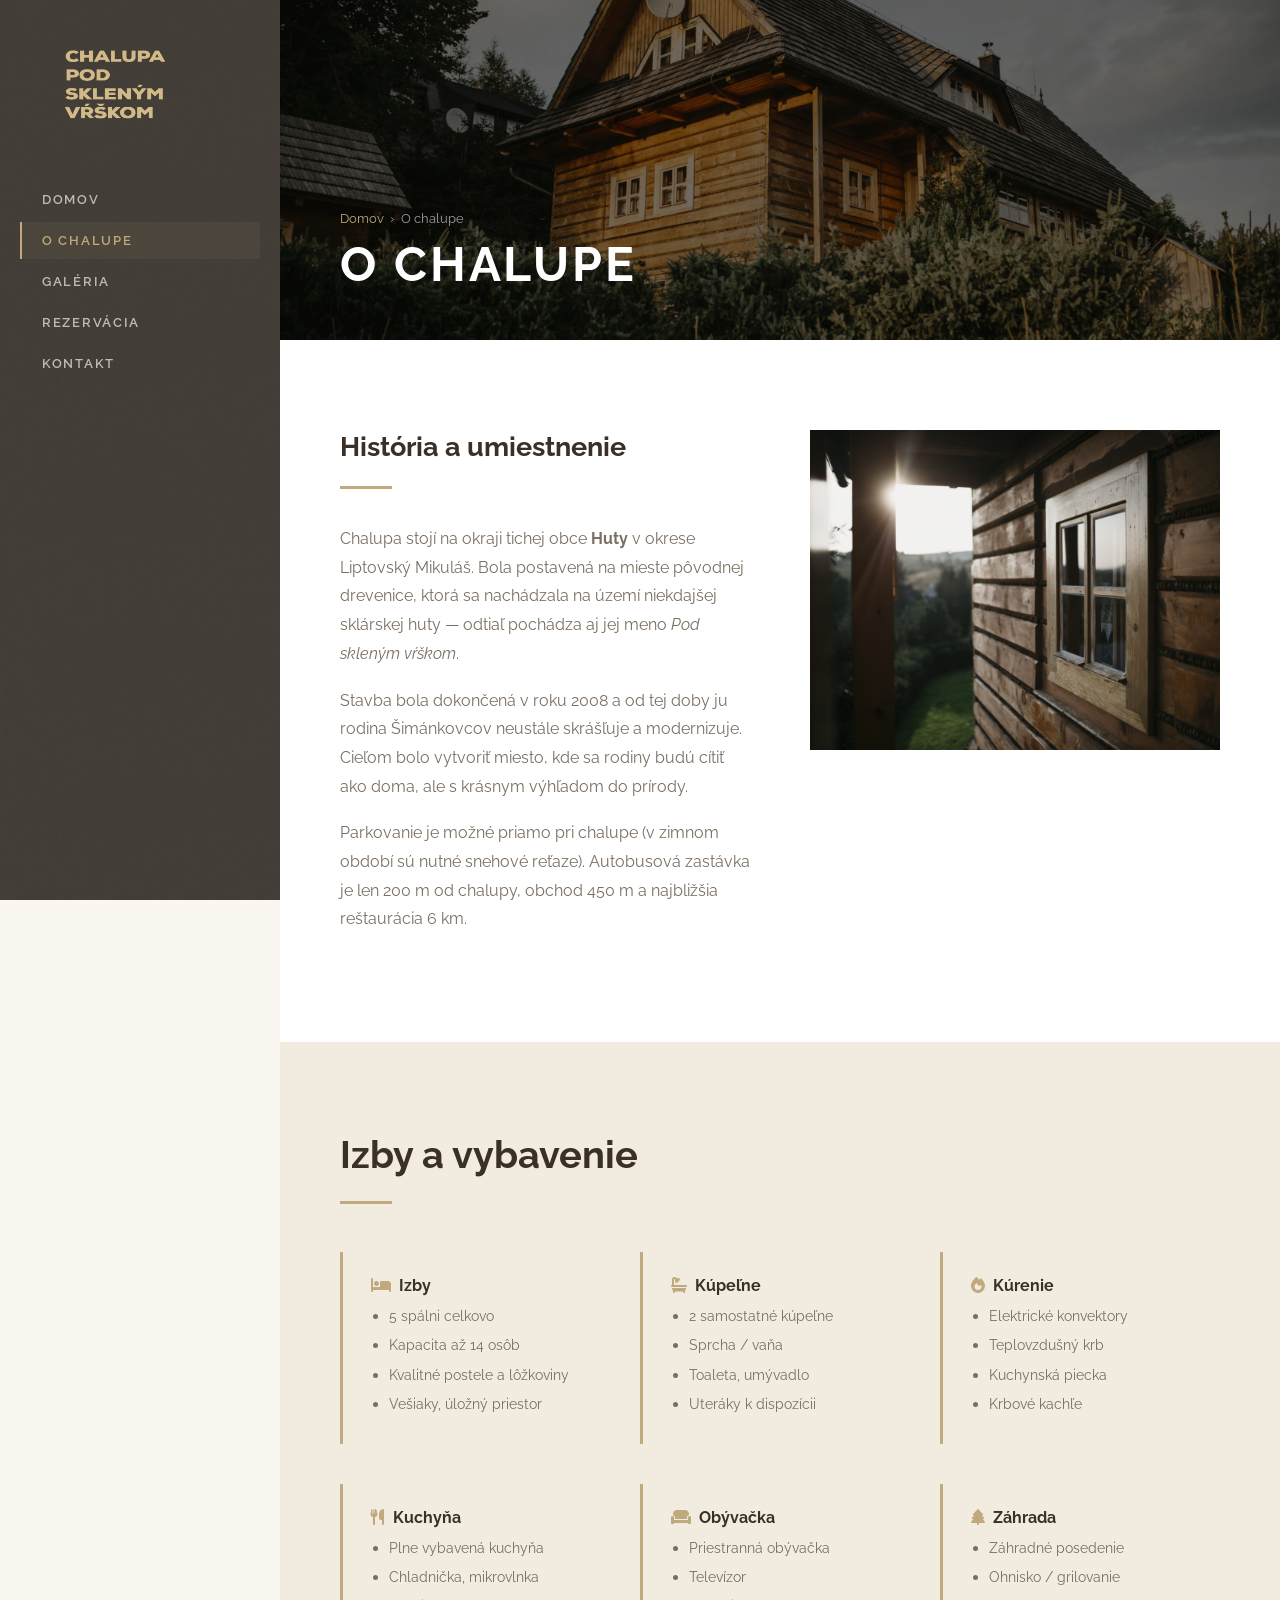
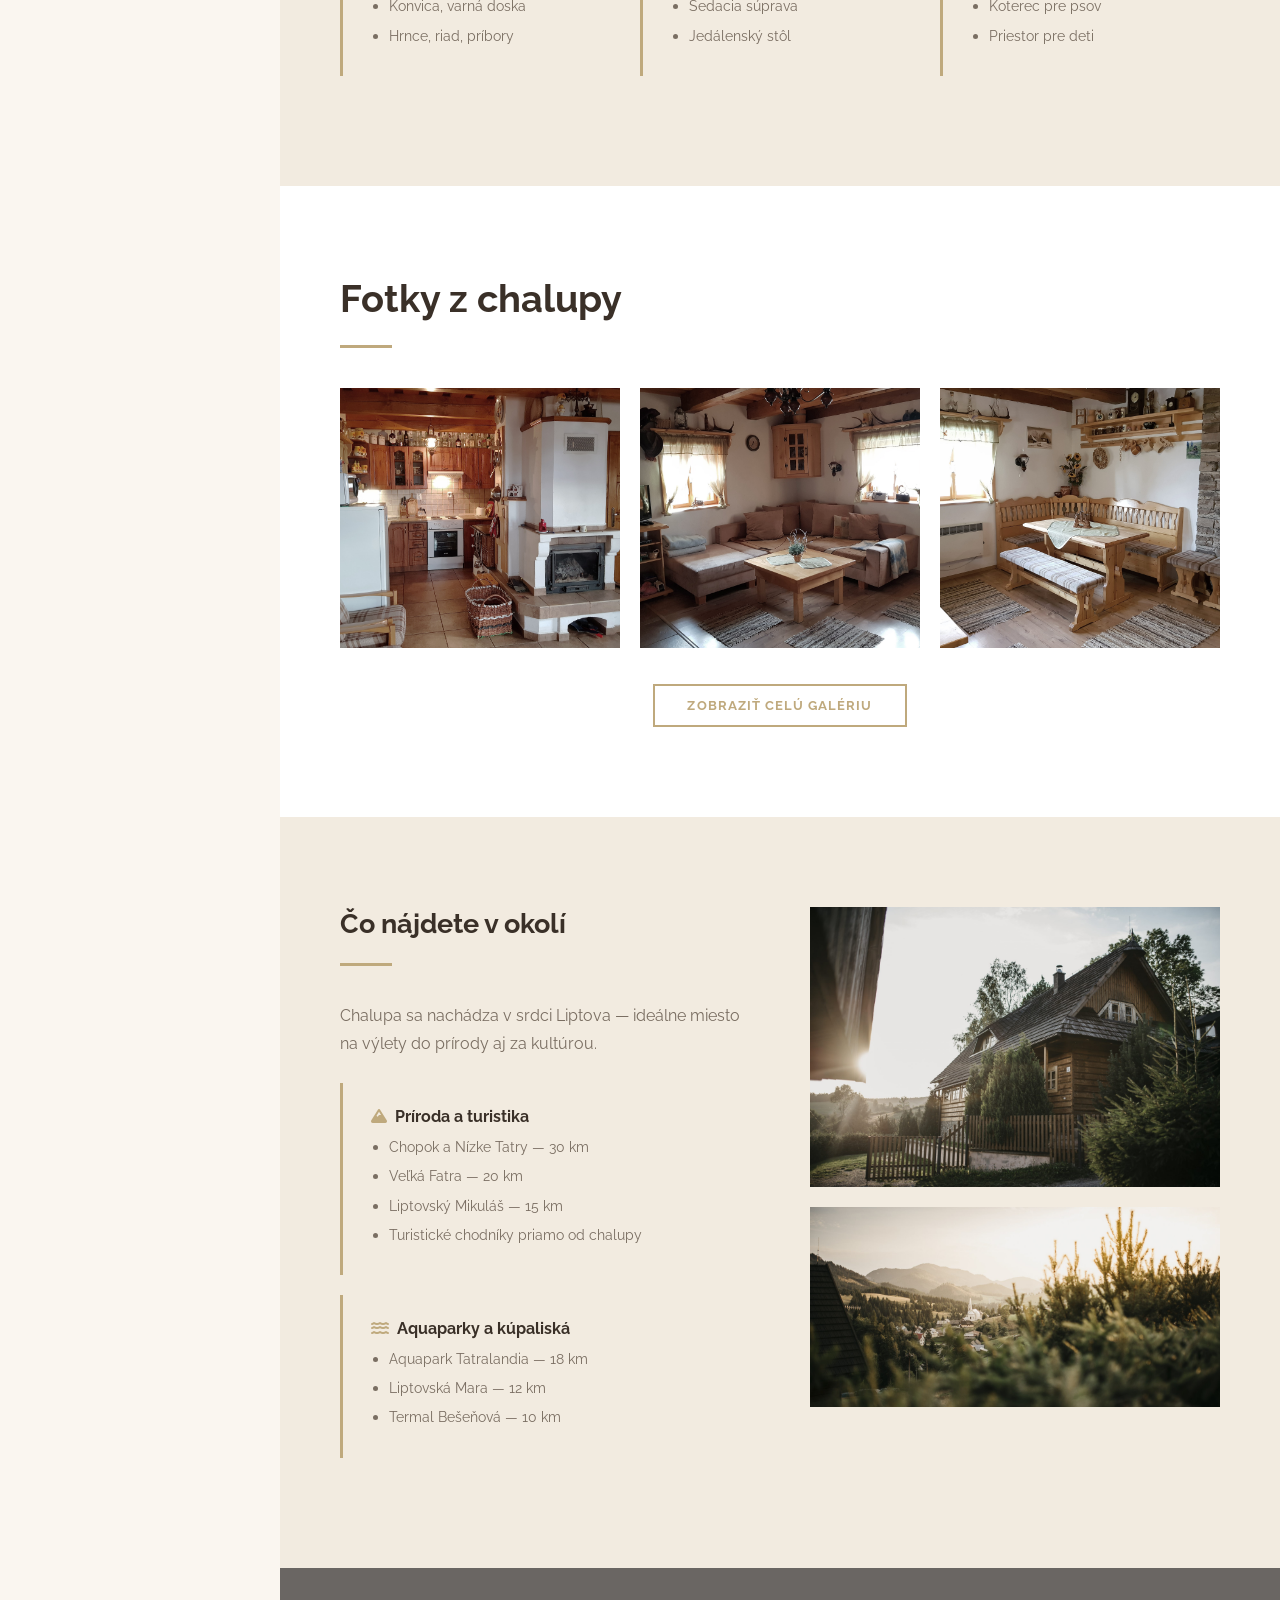
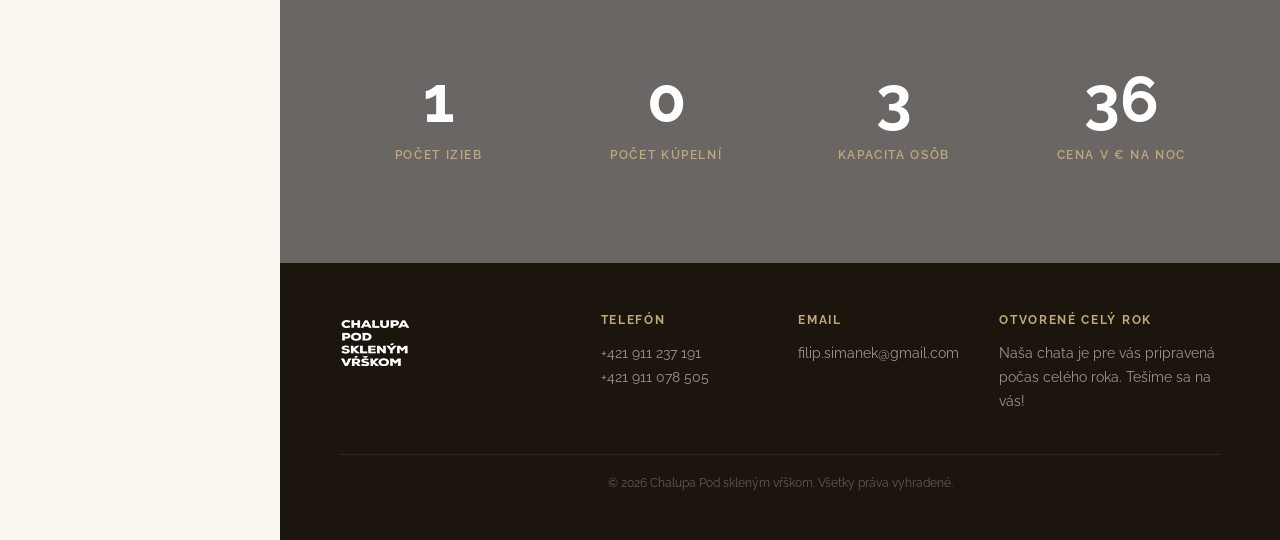
<file: o-chalupe.html>
<!DOCTYPE html>
<html lang="sk">

<head>
  <meta charset="UTF-8" />
  <meta name="viewport" content="width=device-width,initial-scale=1" />
  <title>O chalupe | Chalupa Pod skleným vŕškom</title>
  <meta name="description"
    content="Spoznajte naše útulné ubytovanie — 5 izieb, 2 kúpelne, kapacita 14 osôb, záhradné posedenie s ohniskom. Obec Huty, Liptovský Mikuláš." />
  <meta name="robots" content="index, follow" />
  <link rel="canonical" href="https://chalupasvrsok.sk/o-chalupe" />
  <meta property="og:title" content="O chalupe | Chalupa Pod skleným vŕškom" />
  <meta property="og:image" content="downloaded-images/Huty-Jakub_Kovalík-012-scaled.jpg" />
  <link rel="preconnect" href="https://fonts.googleapis.com" />
  <link rel="preconnect" href="https://fonts.gstatic.com" crossorigin />
  <link
    href="https://fonts.googleapis.com/css2?family=Lora:ital,wght@0,400;0,600;1,400&family=Raleway:wght@300;400;600;700&display=swap"
    rel="stylesheet" />
  <link rel="stylesheet" href="https://cdnjs.cloudflare.com/ajax/libs/font-awesome/6.4.0/css/all.min.css" />
  <link rel="stylesheet" href="css/style.css" />
</head>

<body>

  <aside class="sidebar" id="sidebar">
    <div class="sidebar-logo"><a href="index.html"><img src="downloaded-images/logo6.png" alt="Logo" /></a></div>
    <nav>
      <ul>
        <li><a href="index.html">Domov</a></li>
        <li><a href="o-chalupe.html" class="active">O chalupe</a></li>
        <li><a href="galeria.html">Galéria</a></li>
        <li><a href="rezervacia.html">Rezervácia</a></li>
        <li><a href="kontakt.html">Kontakt</a></li>
      </ul>
    </nav>
  </aside>

  <header class="mobile-header">
    <a href="index.html"><img src="downloaded-images/logo6.png" alt="Logo" /></a>
    <button class="hamburger" id="hamburger" aria-label="Menu"><span></span><span></span><span></span></button>
  </header>

  <main class="main">

    <!-- PAGE HERO -->
    <div class="page-hero" style="background-image:url('downloaded-images/Huty-Jakub_Kovalík-012-scaled.jpg')">
      <div class="page-hero-content">
        <p class="breadcrumb"><a href="index.html">Domov</a><span>›</span>O chalupe</p>
        <h1>O chalupe</h1>
      </div>
    </div>

    <!-- POPIS -->
    <section style="background:var(--white);">
      <div class="two-col">
        <div class="reveal">
          <h2 class="section-title" style="font-size:1.7rem">História a umiestnenie</h2>
          <div class="divider"></div>
          <p>Chalupa stojí na okraji tichej obce <strong>Huty</strong> v okrese Liptovský Mikuláš. Bola postavená na
            mieste pôvodnej drevenice, ktorá sa nachádzala na území niekdajšej sklárskej huty — odtiaľ pochádza aj jej
            meno <em>Pod skleným vŕškom</em>.</p>
          <p>Stavba bola dokončená v roku 2008 a od tej doby ju rodina Šimánkovcov neustále skrášľuje a modernizuje.
            Cieľom bolo vytvoriť miesto, kde sa rodiny budú cítiť ako doma, ale s krásnym výhľadom do prírody.</p>
          <p>Parkovanie je možné priamo pri chalupe (v zimnom období sú nutné snehové reťaze). Autobusová zastávka je
            len 200 m od chalupy, obchod 450 m a najbližšia reštaurácia 6 km.</p>
        </div>
        <div class="reveal">
          <img src="downloaded-images/Huty-Jakub_Kovalík-002-scaled.jpg" alt="Chalupa exteriér"
            style="width:100%;height:320px;object-fit:cover;" loading="lazy" />
        </div>
      </div>
    </section>

    <!-- IZBY & VYBAVENIE -->
    <section style="background:var(--bg-card);">
      <div class="reveal" style="margin-bottom:48px">
        <h2 class="section-title">Izby a vybavenie</h2>
        <div class="divider"></div>
      </div>
      <div style="display:grid;grid-template-columns:repeat(3,1fr);gap:20px" class="reveal">
        <div class="info-box">
          <h4><i class="fa fa-bed" style="color:var(--accent);margin-right:8px"></i>Izby</h4>
          <ul>
            <li>5 spálni celkovo</li>
            <li>Kapacita až 14 osôb</li>
            <li>Kvalitné postele a lôžkoviny</li>
            <li>Vešiaky, úložný priestor</li>
          </ul>
        </div>
        <div class="info-box">
          <h4><i class="fa fa-bath" style="color:var(--accent);margin-right:8px"></i>Kúpeľne</h4>
          <ul>
            <li>2 samostatné kúpeľne</li>
            <li>Sprcha / vaňa</li>
            <li>Toaleta, umývadlo</li>
            <li>Uteráky k dispozícii</li>
          </ul>
        </div>
        <div class="info-box">
          <h4><i class="fa fa-fire" style="color:var(--accent);margin-right:8px"></i>Kúrenie</h4>
          <ul>
            <li>Elektrické konvektory</li>
            <li>Teplovzdušný krb</li>
            <li>Kuchynská piecka</li>
            <li>Krbové kachľe</li>
          </ul>
        </div>
        <div class="info-box">
          <h4><i class="fa fa-utensils" style="color:var(--accent);margin-right:8px"></i>Kuchyňa</h4>
          <ul>
            <li>Plne vybavená kuchyňa</li>
            <li>Chladnička, mikrovlnka</li>
            <li>Konvica, varná doska</li>
            <li>Hrnce, riad, príbory</li>
          </ul>
        </div>
        <div class="info-box">
          <h4><i class="fa fa-couch" style="color:var(--accent);margin-right:8px"></i>Obývačka</h4>
          <ul>
            <li>Priestranná obývačka</li>
            <li>Televízor</li>
            <li>Sedacia súprava</li>
            <li>Jedálenský stôl</li>
          </ul>
        </div>
        <div class="info-box">
          <h4><i class="fa fa-tree" style="color:var(--accent);margin-right:8px"></i>Záhrada</h4>
          <ul>
            <li>Záhradné posedenie</li>
            <li>Ohnisko / grilovanie</li>
            <li>Koterec pre psov</li>
            <li>Priestor pre deti</li>
          </ul>
        </div>
      </div>
    </section>

    <!-- FOTO 3 -->
    <section style="background:var(--white);">
      <div class="reveal" style="margin-bottom:40px">
        <h2 class="section-title">Fotky z chalupy</h2>
        <div class="divider"></div>
      </div>
      <div class="photo-grid-3 reveal">
        <div class="photo-wrap"><img src="downloaded-images/1.jpg" alt="Interiér" loading="lazy" /></div>
        <div class="photo-wrap"><img src="downloaded-images/2.jpg" alt="Izba" loading="lazy" /></div>
        <div class="photo-wrap"><img src="downloaded-images/3.jpg" alt="Kuchyňa" loading="lazy" /></div>
      </div>
      <div style="text-align:center;margin-top:36px" class="reveal">
        <a href="galeria.html"
          style="display:inline-block;padding:12px 32px;border:2px solid var(--accent);font-size:.82rem;font-weight:700;letter-spacing:.08em;text-transform:uppercase;color:var(--accent);transition:background .3s,color .3s"
          onmouseover="this.style.background='var(--accent)';this.style.color='#fff'"
          onmouseout="this.style.background='transparent';this.style.color='var(--accent)'">Zobraziť celú galériu</a>
      </div>
    </section>

    <!-- OKOLIE -->
    <section style="background:var(--bg-card);">
      <div class="two-col">
        <div class="reveal">
          <h2 class="section-title" style="font-size:1.7rem">Čo nájdete v okolí</h2>
          <div class="divider"></div>
          <p>Chalupa sa nachádza v srdci Liptova — ideálne miesto na výlety do prírody aj za kultúrou.</p>
          <div class="info-box" style="margin-top:24px">
            <h4><i class="fa fa-mountain" style="color:var(--accent);margin-right:8px"></i>Príroda a turistika</h4>
            <ul>
              <li>Chopok a Nízke Tatry — 30 km</li>
              <li>Veľká Fatra — 20 km</li>
              <li>Liptovský Mikuláš — 15 km</li>
              <li>Turistické chodníky priamo od chalupy</li>
            </ul>
          </div>
          <div class="info-box">
            <h4><i class="fa fa-water" style="color:var(--accent);margin-right:8px"></i>Aquaparky a kúpaliská</h4>
            <ul>
              <li>Aquapark Tatralandia — 18 km</li>
              <li>Liptovská Mara — 12 km</li>
              <li>Termal Bešeňová — 10 km</li>
            </ul>
          </div>
        </div>
        <div class="reveal">
          <img src="downloaded-images/Huty-Jakub_Kovalík-007-scaled.jpg" alt="Okolie"
            style="width:100%;height:280px;object-fit:cover;margin-bottom:20px" loading="lazy" />
          <img src="downloaded-images/Huty-Jakub_Kovalík-013-scaled.jpg" alt="Výhľad"
            style="width:100%;height:200px;object-fit:cover" loading="lazy" />
        </div>
      </div>
    </section>

    <!-- STATS -->
    <section class="stats">
      <div class="stats-grid">
        <div class="reveal"><span class="stat-number counter" data-target="5">0</span><span class="stat-label">Počet
            izieb</span></div>
        <div class="reveal"><span class="stat-number counter" data-target="2">0</span><span class="stat-label">Počet
            kúpelní</span></div>
        <div class="reveal"><span class="stat-number counter" data-target="14">0</span><span class="stat-label">Kapacita
            osôb</span></div>
        <div class="reveal"><span class="stat-number counter" data-target="160">0</span><span class="stat-label">Cena v
            € na noc</span></div>
      </div>
    </section>

    <footer>
      <div class="footer-grid">
        <div class="footer-logo"><a href="index.html"><img src="downloaded-images/logo_footer2.png" alt="logo" /></a>
        </div>
        <div class="footer-col">
          <h4>Telefón</h4>
          <p>+421 911 237 191<br />+421 911 078 505</p>
        </div>
        <div class="footer-col">
          <h4>Email</h4>
          <p><a href="mailto:filip.simanek@gmail.com">filip.simanek@gmail.com</a></p>
        </div>
        <div class="footer-col">
          <h4>Otvorené celý rok</h4>
          <p>Naša chata je pre vás pripravená počas celého roka. Tešíme sa na vás!</p>
        </div>
      </div>
      <div class="footer-bottom">&copy; 2026 Chalupa Pod skleným vŕškom. Všetky práva vyhradené.</div>
    </footer>

  </main>
  <button class="back-to-top" id="btt"><i class="fa fa-chevron-up"></i></button>
  <script src="js/main.js"></script>
</body>

</html>
</file>
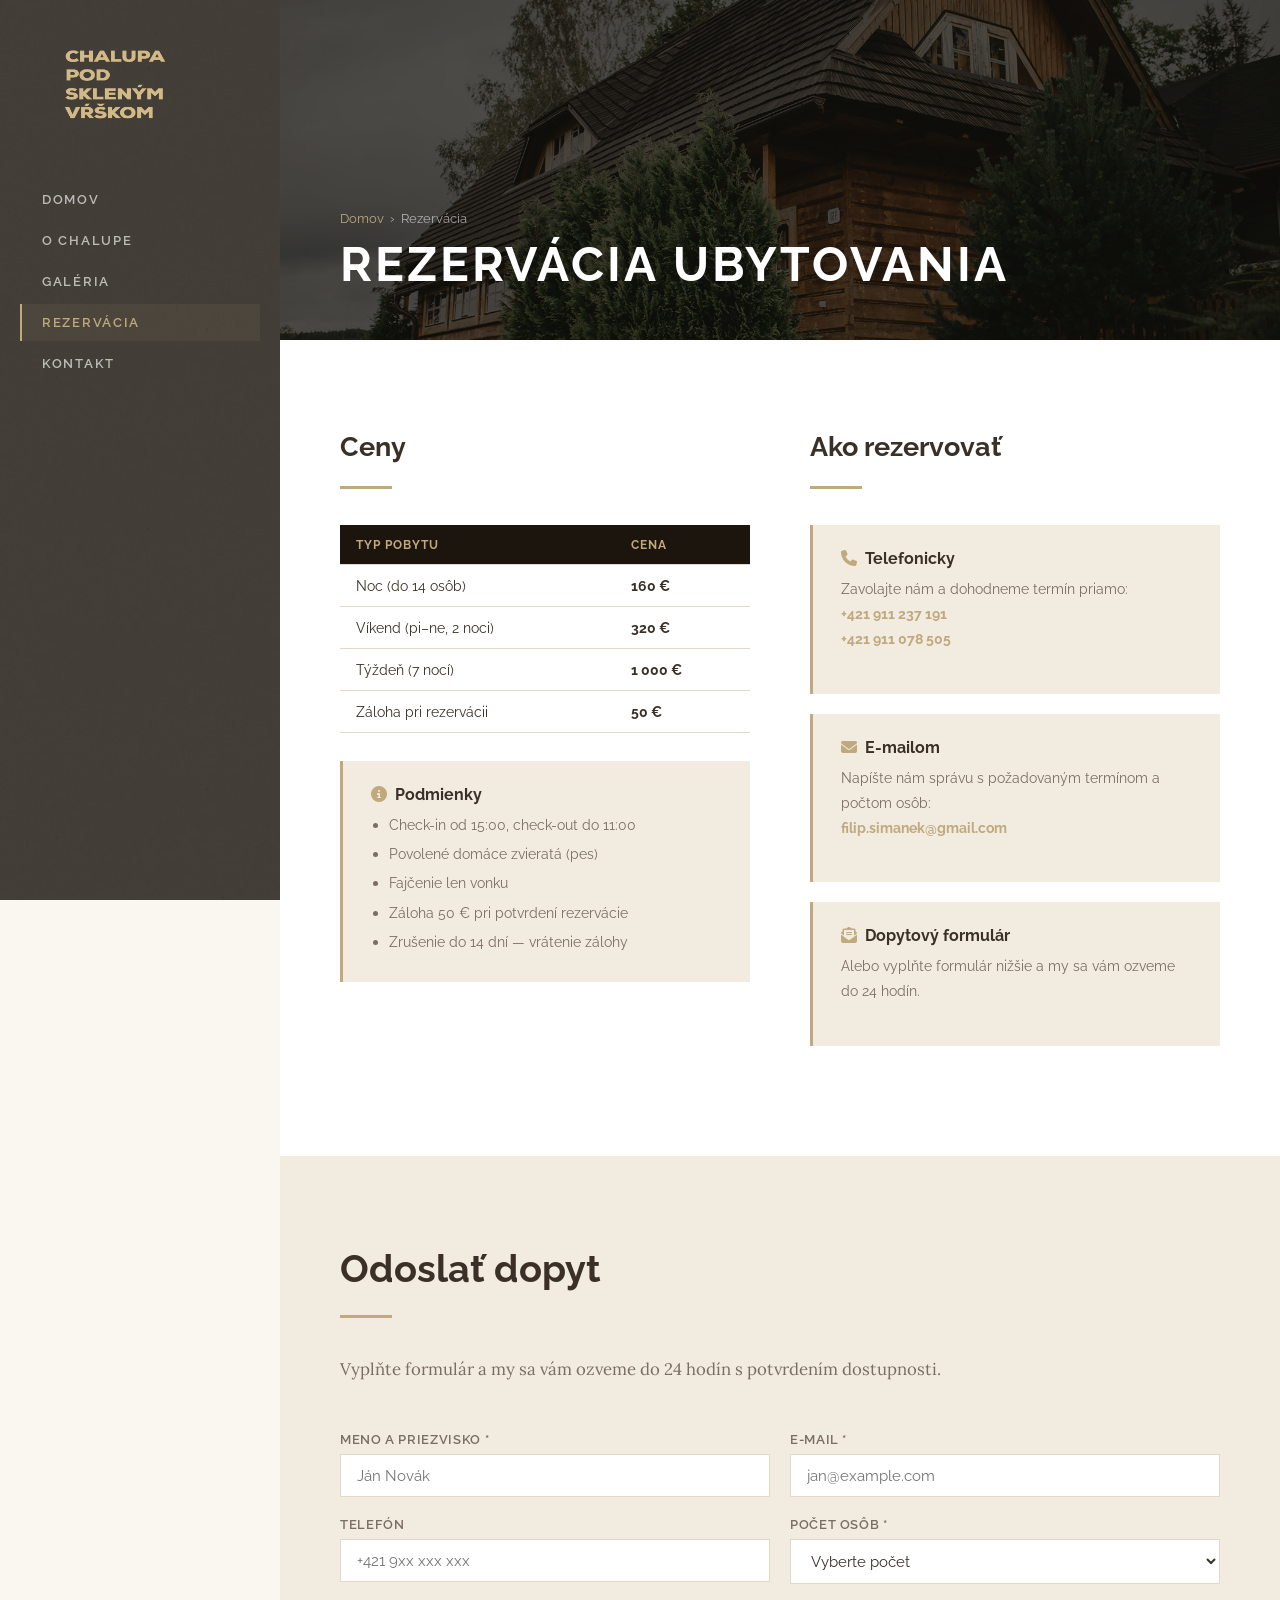
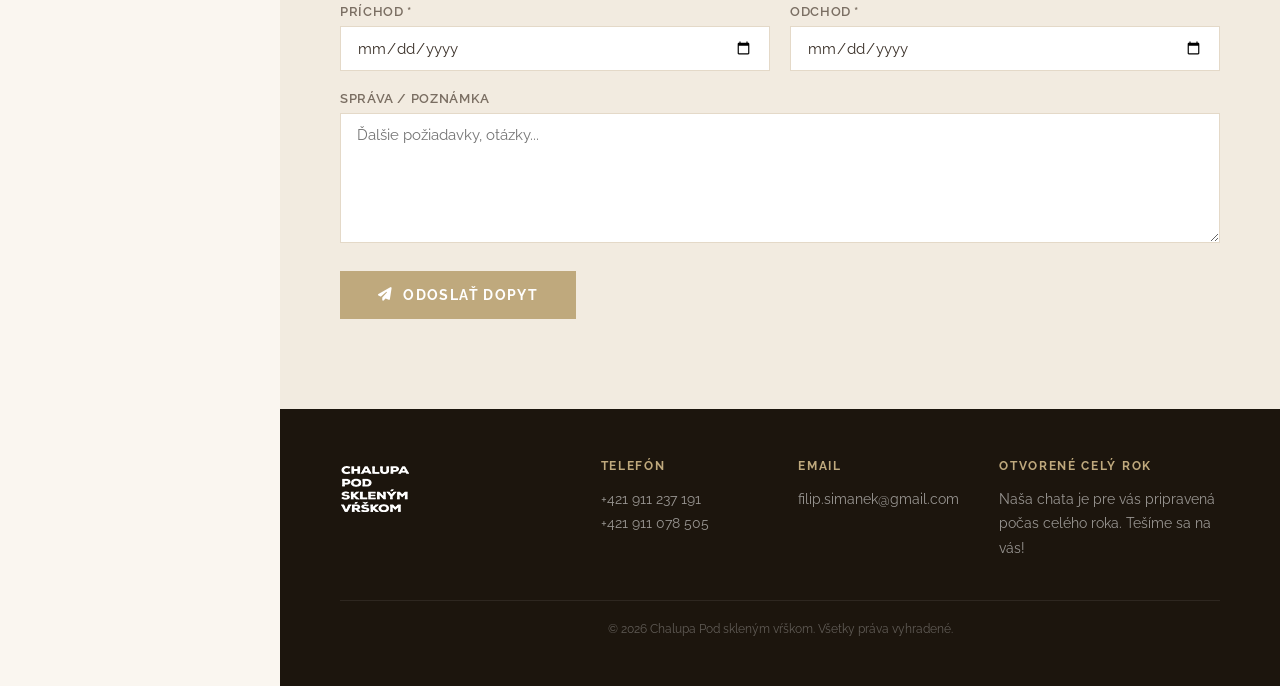
<file: rezervacia.html>
<!DOCTYPE html>
<html lang="sk">

<head>
  <meta charset="UTF-8" />
  <meta name="viewport" content="width=device-width,initial-scale=1" />
  <title>Rezervácia | Chalupa Pod skleným vŕškom</title>
  <meta name="description"
    content="Rezervujte si pobyt v chalupe Pod skleným vŕškom. Cena od 160 € za noc pre celú skupinu až 14 osôb. Kontaktujte nás telefonicky alebo e-mailom." />
  <meta name="robots" content="index, follow" />
  <link rel="canonical" href="https://chalupasvrsok.sk/rezervacia" />
  <link rel="preconnect" href="https://fonts.googleapis.com" />
  <link rel="preconnect" href="https://fonts.gstatic.com" crossorigin />
  <link
    href="https://fonts.googleapis.com/css2?family=Lora:ital,wght@0,400;0,600;1,400&family=Raleway:wght@300;400;600;700&display=swap"
    rel="stylesheet" />
  <link rel="stylesheet" href="https://cdnjs.cloudflare.com/ajax/libs/font-awesome/6.4.0/css/all.min.css" />
  <link rel="stylesheet" href="css/style.css" />
</head>

<body>

  <aside class="sidebar" id="sidebar">
    <div class="sidebar-logo"><a href="index.html"><img src="downloaded-images/logo6.png" alt="Logo" /></a></div>
    <nav>
      <ul>
        <li><a href="index.html">Domov</a></li>
        <li><a href="o-chalupe.html">O chalupe</a></li>
        <li><a href="galeria.html">Galéria</a></li>
        <li><a href="rezervacia.html" class="active">Rezervácia</a></li>
        <li><a href="kontakt.html">Kontakt</a></li>
      </ul>
    </nav>
  </aside>

  <header class="mobile-header">
    <a href="index.html"><img src="downloaded-images/logo6.png" alt="Logo" /></a>
    <button class="hamburger" id="hamburger" aria-label="Menu"><span></span><span></span><span></span></button>
  </header>

  <main class="main">

    <div class="page-hero" style="background-image:url('downloaded-images/cover2.jpg')">
      <div class="page-hero-content">
        <p class="breadcrumb"><a href="index.html">Domov</a><span>›</span>Rezervácia</p>
        <h1>Rezervácia ubytovania</h1>
      </div>
    </div>

    <!-- CENY -->
    <section style="background:var(--white);">
      <div class="two-col">
        <div class="reveal">
          <h2 class="section-title" style="font-size:1.7rem">Ceny</h2>
          <div class="divider"></div>
          <table class="price-table">
            <thead>
              <tr>
                <th>Typ pobytu</th>
                <th>Cena</th>
              </tr>
            </thead>
            <tbody>
              <tr>
                <td>Noc (do 14 osôb)</td>
                <td class="price-val">160 €</td>
              </tr>
              <tr>
                <td>Víkend (pi–ne, 2 noci)</td>
                <td class="price-val">320 €</td>
              </tr>
              <tr>
                <td>Týždeň (7 nocí)</td>
                <td class="price-val">1 000 €</td>
              </tr>
              <tr>
                <td>Záloha pri rezervácii</td>
                <td class="price-val">50 €</td>
              </tr>
            </tbody>
          </table>
          <div class="info-box" style="margin-top:28px">
            <h4><i class="fa fa-circle-info" style="color:var(--accent);margin-right:8px"></i>Podmienky</h4>
            <ul>
              <li>Check-in od 15:00, check-out do 11:00</li>
              <li>Povolené domáce zvieratá (pes)</li>
              <li>Fajčenie len vonku</li>
              <li>Záloha 50 € pri potvrdení rezervácie</li>
              <li>Zrušenie do 14 dní — vrátenie zálohy</li>
            </ul>
          </div>
        </div>
        <div class="reveal">
          <h2 class="section-title" style="font-size:1.7rem">Ako rezervovať</h2>
          <div class="divider"></div>
          <div class="info-box">
            <h4><i class="fa fa-phone" style="color:var(--accent);margin-right:8px"></i>Telefonicky</h4>
            <p>Zavolajte nám a dohodneme termín priamo:<br />
              <a href="tel:+421911237191" style="color:var(--accent);font-weight:700">+421 911 237 191</a><br />
              <a href="tel:+421911078505" style="color:var(--accent);font-weight:700">+421 911 078 505</a>
            </p>
          </div>
          <div class="info-box">
            <h4><i class="fa fa-envelope" style="color:var(--accent);margin-right:8px"></i>E-mailom</h4>
            <p>Napíšte nám správu s požadovaným termínom a počtom osôb:<br />
              <a href="mailto:filip.simanek@gmail.com"
                style="color:var(--accent);font-weight:700">filip.simanek@gmail.com</a>
            </p>
          </div>
          <div class="info-box">
            <h4><i class="fa fa-envelope-open-text" style="color:var(--accent);margin-right:8px"></i>Dopytový formulár
            </h4>
            <p>Alebo vyplňte formulár nižšie a my sa vám ozveme do 24 hodín.</p>
          </div>
        </div>
      </div>
    </section>

    <!-- FORM -->
    <section style="background:var(--bg-card);">
      <div class="reveal" style="margin-bottom:48px">
        <h2 class="section-title">Odoslať dopyt</h2>
        <div class="divider"></div>
        <p class="section-subtitle">Vyplňte formulár a my sa vám ozveme do 24 hodín s potvrdením dostupnosti.</p>
      </div>
      <form class="reveal" id="rezervaciaForm" novalidate>
        <div class="form-grid">
          <div class="form-group">
            <label for="meno">Meno a priezvisko *</label>
            <input type="text" id="meno" name="meno" placeholder="Ján Novák" required />
          </div>
          <div class="form-group">
            <label for="email">E-mail *</label>
            <input type="email" id="email" name="email" placeholder="jan@example.com" required />
          </div>
          <div class="form-group">
            <label for="telefon">Telefón</label>
            <input type="tel" id="telefon" name="telefon" placeholder="+421 9xx xxx xxx" />
          </div>
          <div class="form-group">
            <label for="osoby">Počet osôb *</label>
            <select id="osoby" name="osoby" required>
              <option value="">Vyberte počet</option>
              <option>1–4</option>
              <option>5–8</option>
              <option>9–12</option>
              <option>13–14</option>
            </select>
          </div>
          <div class="form-group">
            <label for="od">Príchod *</label>
            <input type="date" id="od" name="od" required />
          </div>
          <div class="form-group">
            <label for="do">Odchod *</label>
            <input type="date" id="do" name="do" required />
          </div>
          <div class="form-group full">
            <label for="sprava">Správa / poznámka</label>
            <textarea id="sprava" name="sprava" placeholder="Ďalšie požiadavky, otázky..."></textarea>
          </div>
        </div>
        <div style="margin-top:28px">
          <button type="submit" class="btn-submit"><i class="fa fa-paper-plane"></i>Odoslať dopyt</button>
        </div>
        <p id="formMsg" style="margin-top:16px;font-size:.9rem;color:var(--accent);display:none"></p>
      </form>
    </section>

    <footer>
      <div class="footer-grid">
        <div class="footer-logo"><a href="index.html"><img src="downloaded-images/logo_footer2.png" alt="logo" /></a>
        </div>
        <div class="footer-col">
          <h4>Telefón</h4>
          <p>+421 911 237 191<br />+421 911 078 505</p>
        </div>
        <div class="footer-col">
          <h4>Email</h4>
          <p><a href="mailto:filip.simanek@gmail.com">filip.simanek@gmail.com</a></p>
        </div>
        <div class="footer-col">
          <h4>Otvorené celý rok</h4>
          <p>Naša chata je pre vás pripravená počas celého roka. Tešíme sa na vás!</p>
        </div>
      </div>
      <div class="footer-bottom">&copy; 2026 Chalupa Pod skleným vŕškom. Všetky práva vyhradené.</div>
    </footer>
  </main>
  <button class="back-to-top" id="btt"><i class="fa fa-chevron-up"></i></button>
  <script src="js/main.js"></script>
  <script>
    document.getElementById('rezervaciaForm').addEventListener('submit', function (e) {
      e.preventDefault();
      const m = document.getElementById('meno').value;
      const em = document.getElementById('email').value;
      const od = document.getElementById('od').value;
      const doo = document.getElementById('do').value;
      if (!m || !em || !od || !doo) { showMsg('Prosím vyplňte všetky povinné polia.', '#c0392b'); return; }
      const subj = encodeURIComponent('Rezervácia chalupy — ' + od + ' až ' + doo);
      const body = encodeURIComponent('Meno: ' + m + '\nEmail: ' + em + '\nTelefón: ' + document.getElementById('telefon').value + '\nOsoby: ' + document.getElementById('osoby').value + '\nOd: ' + od + '\nDo: ' + doo + '\n\n' + document.getElementById('sprava').value);
      window.location.href = 'mailto:filip.simanek@gmail.com?subject=' + subj + '&body=' + body;
      showMsg('Ďakujeme! Otvorí sa váš e-mailový klient s predvyplnenou správou.', 'var(--accent)');
    });
    function showMsg(txt, col) {
      const el = document.getElementById('formMsg');
      el.textContent = txt; el.style.color = col; el.style.display = 'block';
    }
  </script>
</body>

</html>
</file>
<file: css/style.css>
/* ===========================
   CHALUPA POD SKLENÝM VŔŠKOM
   Shared stylesheet
   =========================== */

:root {
  --bg:         #faf6f0;
  --bg-dark:    #1c150d;
  --bg-card:    #f2ebe0;
  --accent:     #bfa97d;
  --accent-dark:#8c7a52;
  --text:       #3a3028;
  --text-light: #7a6e62;
  --white:      #ffffff;
  --border:     #e4d9c8;
  --sidebar-w:  280px;
  --tr:         .35s ease;
}

*, *::before, *::after { box-sizing: border-box; margin: 0; padding: 0; }
html { scroll-behavior: smooth; font-size: 16px; }
body { font-family: 'Raleway', sans-serif; background: var(--bg); color: var(--text); overflow-x: hidden; }
img  { display: block; max-width: 100%; height: auto; }
a    { color: inherit; text-decoration: none; }

/* ---- SIDEBAR ---- */
.sidebar {
  position: fixed; top: 0; left: 0;
  width: var(--sidebar-w); height: 100vh;
  background: var(--bg-dark);
  display: flex; flex-direction: column; align-items: center;
  padding: 40px 20px; z-index: 1000;
  transition: transform var(--tr);
  overflow-y: auto;
}
.sidebar::before {
  content: ''; position: absolute; inset: 0;
  background: url('../downloaded-images/left_menu_background.jpg') center/cover no-repeat;
  opacity: .18; pointer-events: none;
}
.sidebar-logo { position: relative; z-index: 1; margin-bottom: 48px; text-align: center; }
.sidebar-logo img { max-width: 150px; filter: brightness(1.1); }
.sidebar nav { position: relative; z-index: 1; width: 100%; }
.sidebar nav ul { list-style: none; }
.sidebar nav ul li + li { margin-top: 4px; }
.sidebar nav ul li a {
  display: block; padding: 11px 20px;
  font-size: .82rem; font-weight: 600;
  letter-spacing: .13em; text-transform: uppercase;
  color: rgba(255,255,255,.65); border-left: 2px solid transparent;
  transition: color var(--tr), border-color var(--tr), background var(--tr);
}
.sidebar nav ul li a:hover,
.sidebar nav ul li a.active {
  color: var(--accent); border-left-color: var(--accent);
  background: rgba(191,169,125,.08);
}

/* ---- MOBILE HEADER ---- */
.mobile-header {
  display: none; position: fixed; top: 0; left: 0; right: 0; height: 64px;
  background: var(--bg-dark); align-items: center; justify-content: space-between;
  padding: 0 20px; z-index: 1100;
}
.mobile-header img { max-height: 44px; }
.hamburger {
  background: none; border: none; cursor: pointer;
  display: flex; flex-direction: column; gap: 5px; padding: 4px;
}
.hamburger span {
  display: block; width: 24px; height: 2px;
  background: var(--white); border-radius: 2px;
  transition: transform .3s, opacity .3s;
}
.hamburger.open span:nth-child(1) { transform: translateY(7px) rotate(45deg); }
.hamburger.open span:nth-child(2) { opacity: 0; }
.hamburger.open span:nth-child(3) { transform: translateY(-7px) rotate(-45deg); }

/* ---- LAYOUT ---- */
.main { margin-left: var(--sidebar-w); }

/* ---- HERO ---- */
.hero { position: relative; height: 100vh; min-height: 520px; overflow: hidden; }
.slide { position: absolute; inset: 0; opacity: 0; transition: opacity .9s ease; pointer-events: none; }
.slide.active { opacity: 1; z-index: 1; pointer-events: all; }
.slide.leaving { opacity: 0; z-index: 2; pointer-events: none; }
.slide-bg { position: absolute; inset: 0; background-size: cover; background-position: center; transform: scale(1.04); transition: transform 8s ease; }
.slide.active .slide-bg { transform: scale(1); }
.slide-overlay { position: absolute; inset: 0; background: linear-gradient(to right, rgba(10,8,5,.62) 40%, rgba(10,8,5,.2) 100%); }
.slide-content { position: absolute; inset: 0; display: flex; flex-direction: column; justify-content: center; padding: 0 80px 0 60px; z-index: 2; }
.slide-subtitle { font-family: 'Lora', serif; font-style: italic; font-size: 1.6rem; color: var(--accent); margin-bottom: 16px; opacity: 0; transform: translateY(20px); transition: opacity .7s .3s, transform .7s .3s; }
.slide-title { font-family: 'Raleway', sans-serif; font-size: clamp(2.2rem, 5vw, 3.8rem); font-weight: 700; letter-spacing: .06em; text-transform: uppercase; color: var(--white); line-height: 1.1; margin-bottom: 20px; opacity: 0; transform: translateY(25px); transition: opacity .7s .5s, transform .7s .5s; }
.slide-text { font-size: 1rem; font-weight: 300; color: rgba(255,255,255,.85); max-width: 480px; opacity: 0; transform: translateY(20px); transition: opacity .7s .7s, transform .7s .7s; }
.slide.active .slide-subtitle,
.slide.active .slide-title,
.slide.active .slide-text { opacity: 1; transform: translateY(0); }
.slide-btn { display: inline-block; margin-top: 32px; padding: 13px 32px; background: var(--accent); color: var(--white); font-size: .82rem; font-weight: 700; letter-spacing: .1em; text-transform: uppercase; border: 2px solid var(--accent); transition: background var(--tr), color var(--tr); }
.slide-btn:hover { background: transparent; color: var(--accent); }
.slider-btn { position: absolute; bottom: 40px; z-index: 10; background: rgba(191,169,125,.2); border: 1px solid rgba(191,169,125,.5); color: var(--white); width: 48px; height: 48px; display: flex; align-items: center; justify-content: center; cursor: pointer; font-size: 1rem; transition: background var(--tr), border-color var(--tr); }
.slider-btn:hover { background: var(--accent); border-color: var(--accent); }
.slider-btn.prev { right: 70px; }
.slider-btn.next { right: 10px; }
.slider-dots { position: absolute; bottom: 54px; left: 60px; z-index: 10; display: flex; gap: 8px; }
.dot { width: 8px; height: 8px; border-radius: 50%; background: rgba(255,255,255,.4); cursor: pointer; transition: background var(--tr), transform var(--tr); }
.dot.active { background: var(--accent); transform: scale(1.3); }

/* ---- PAGE HERO (inner pages) ---- */
.page-hero { position: relative; height: 340px; background-size: cover; background-position: center; display: flex; align-items: flex-end; }
.page-hero::before { content: ''; position: absolute; inset: 0; background: rgba(10,8,5,.55); }
.page-hero-content { position: relative; z-index: 1; padding: 0 60px 48px; }
.page-hero h1 { font-family: 'Raleway', sans-serif; font-size: clamp(2rem, 4vw, 3rem); font-weight: 700; letter-spacing: .06em; text-transform: uppercase; color: var(--white); }
.page-hero .breadcrumb { font-size: .82rem; color: rgba(255,255,255,.6); margin-bottom: 10px; }
.page-hero .breadcrumb a { color: var(--accent); }
.page-hero .breadcrumb span { margin: 0 6px; }

/* ---- SECTIONS COMMON ---- */
section { padding: 90px 60px; }
.section-title { font-family: 'Raleway', sans-serif; font-size: clamp(1.8rem, 3vw, 2.4rem); font-weight: 700; color: var(--text); margin-bottom: 20px; }
.section-subtitle { font-family: 'Lora', serif; font-size: 1.05rem; line-height: 1.8; color: var(--text-light); max-width: 760px; }
.divider { width: 52px; height: 3px; background: var(--accent); margin: 24px 0 36px; }

/* ---- PHOTO GRID 3 ---- */
.photo-grid-3 { display: grid; grid-template-columns: repeat(3, 1fr); gap: 20px; }
.photo-wrap { overflow: hidden; position: relative; }
.photo-wrap img { width: 100%; height: 260px; object-fit: cover; transition: transform .5s ease; }
.photo-wrap::after { content: ''; position: absolute; inset: 0; background: var(--accent); opacity: 0; transition: opacity .4s; }
.photo-wrap:hover::after { opacity: .12; }
.photo-wrap:hover img { transform: scale(1.05); }

/* ---- TWO-COLUMN ---- */
.two-col { display: grid; grid-template-columns: 1fr 1fr; gap: 60px; align-items: start; }
.two-col p { font-size: .97rem; line-height: 1.85; color: var(--text-light); margin-bottom: 18px; }

/* ---- PROGRESS ---- */
.progress-item { margin-bottom: 22px; }
.progress-label { display: flex; justify-content: space-between; font-size: .85rem; font-weight: 600; color: var(--text); margin-bottom: 8px; }
.progress-label .pct { background: var(--text); color: var(--white); font-size: .7rem; padding: 2px 7px; border-radius: 2px; }
.progress-track { background: #efe9de; height: 8px; border-radius: 4px; overflow: hidden; }
.progress-fill { height: 100%; background: var(--accent); border-radius: 4px; width: 0; transition: width 1.2s ease; }

/* ---- GALLERY ---- */
.gallery-section { background: var(--bg-dark); padding: 80px 60px; }
.gallery-section .section-title { color: var(--white); }
.gallery-grid { display: grid; grid-template-columns: repeat(4, 1fr); gap: 6px; margin-top: 48px; }
.gallery-item { position: relative; overflow: hidden; cursor: pointer; aspect-ratio: 3/2; }
.gallery-item img { width: 100%; height: 100%; object-fit: cover; filter: grayscale(25%); transition: transform .5s ease, filter .4s; }
.gallery-item:hover img { transform: scale(1.07); filter: grayscale(0); }
.gallery-item::after { content: '\f065'; font-family: 'Font Awesome 6 Free'; font-weight: 900; position: absolute; inset: 0; display: flex; align-items: center; justify-content: center; font-size: 1.4rem; color: var(--white); background: rgba(10,8,5,.4); opacity: 0; transition: opacity .35s; }
.gallery-item:hover::after { opacity: 1; }

/* ---- LIGHTBOX ---- */
.lightbox { position: fixed; inset: 0; background: rgba(10,8,5,.94); z-index: 9000; display: none; align-items: center; justify-content: center; padding: 20px; }
.lightbox.open { display: flex; }
.lightbox-img { max-width: 90vw; max-height: 85vh; object-fit: contain; }
.lb-close { position: absolute; top: 20px; right: 24px; font-size: 2rem; color: rgba(255,255,255,.7); cursor: pointer; background: none; border: none; transition: color .2s; }
.lb-close:hover { color: var(--accent); }
.lb-nav { position: absolute; top: 50%; transform: translateY(-50%); background: rgba(191,169,125,.15); border: 1px solid rgba(191,169,125,.3); color: var(--white); width: 48px; height: 48px; display: flex; align-items: center; justify-content: center; cursor: pointer; transition: background .25s; }
.lb-nav:hover { background: var(--accent); }
.lb-nav.lb-prev { left: 20px; }
.lb-nav.lb-next { right: 20px; }

/* ---- FEATURES ---- */
.features-grid { display: grid; grid-template-columns: repeat(3, 1fr); gap: 40px 50px; }
.feature-card { display: flex; gap: 22px; align-items: flex-start; }
.feature-icon { flex-shrink: 0; width: 54px; height: 54px; border-radius: 50%; border: 2px solid var(--accent); display: flex; align-items: center; justify-content: center; font-size: 1.2rem; color: var(--accent); background: rgba(191,169,125,.08); }
.feature-title { font-size: .95rem; font-weight: 700; margin-bottom: 7px; color: var(--text); }
.feature-desc { font-size: .88rem; line-height: 1.7; color: var(--text-light); }

/* ---- STATS ---- */
.stats { position: relative; background: url('../downloaded-images/parallax-huty.jpg') center/cover no-repeat fixed; padding: 100px 60px; }
.stats::before { content: ''; position: absolute; inset: 0; background: rgba(10,8,5,.6); }
.stats-grid { position: relative; display: grid; grid-template-columns: repeat(4, 1fr); gap: 30px; text-align: center; }
.stat-number { font-family: 'Raleway', sans-serif; font-size: clamp(2.8rem, 5vw, 4.4rem); font-weight: 700; color: var(--white); display: block; line-height: 1; margin-bottom: 12px; }
.stat-label { font-size: .78rem; font-weight: 600; letter-spacing: .13em; text-transform: uppercase; color: var(--accent); }

/* ---- CONTACT CARDS ---- */
.contact-grid { display: grid; grid-template-columns: repeat(4, 1fr); gap: 30px; margin-top: 52px; }
.contact-card { display: flex; gap: 18px; align-items: flex-start; }
.contact-icon { flex-shrink: 0; width: 50px; height: 50px; border-radius: 50%; border: 2px solid var(--accent); display: flex; align-items: center; justify-content: center; font-size: 1.1rem; color: var(--accent); }
.contact-label { font-size: .78rem; font-weight: 700; letter-spacing: .08em; text-transform: uppercase; color: var(--text-light); margin-bottom: 5px; }
.contact-value { font-size: .92rem; line-height: 1.75; color: var(--text); }

/* ---- MAP ---- */
.map-wrap { margin-top: 60px; border: 1px solid var(--border); }
.map-wrap img { width: 100%; height: auto; }
.map-wrap iframe { width: 100%; height: 400px; border: 0; display: block; }

/* ---- FORM ---- */
.form-grid { display: grid; grid-template-columns: 1fr 1fr; gap: 20px; }
.form-group { display: flex; flex-direction: column; gap: 7px; }
.form-group.full { grid-column: 1 / -1; }
.form-group label { font-size: .8rem; font-weight: 600; letter-spacing: .05em; text-transform: uppercase; color: var(--text-light); }
.form-group input,
.form-group textarea,
.form-group select {
  padding: 12px 16px; border: 1px solid var(--border);
  background: var(--white); font-family: 'Raleway', sans-serif;
  font-size: .93rem; color: var(--text);
  transition: border-color var(--tr), box-shadow var(--tr);
  outline: none; width: 100%;
}
.form-group input:focus,
.form-group textarea:focus,
.form-group select:focus { border-color: var(--accent); box-shadow: 0 0 0 3px rgba(191,169,125,.15); }
.form-group textarea { resize: vertical; min-height: 130px; }
.btn-submit {
  display: inline-flex; align-items: center; gap: 10px;
  padding: 14px 36px; background: var(--accent); color: var(--white);
  font-family: 'Raleway', sans-serif; font-size: .85rem; font-weight: 700;
  letter-spacing: .1em; text-transform: uppercase; border: 2px solid var(--accent);
  cursor: pointer; transition: background var(--tr), color var(--tr);
}
.btn-submit:hover { background: var(--accent-dark); border-color: var(--accent-dark); }

/* ---- INFO BOX ---- */
.info-box { background: var(--bg-card); border-left: 3px solid var(--accent); padding: 24px 28px; margin-bottom: 20px; }
.info-box h4 { font-size: 1rem; font-weight: 700; color: var(--text); margin-bottom: 8px; }
.info-box p,
.info-box ul { font-size: .9rem; line-height: 1.75; color: var(--text-light); }
.info-box ul { padding-left: 18px; }
.info-box ul li { margin-bottom: 4px; }

/* ---- PRICE TABLE ---- */
.price-table { width: 100%; border-collapse: collapse; margin-top: 8px; }
.price-table th,
.price-table td { padding: 12px 16px; text-align: left; border-bottom: 1px solid var(--border); font-size: .9rem; }
.price-table th { background: var(--bg-dark); color: var(--accent); font-size: .78rem; letter-spacing: .08em; text-transform: uppercase; }
.price-table tr:hover td { background: var(--bg-card); }
.price-table .price-val { font-weight: 700; color: var(--text); }

/* ---- FOOTER ---- */
footer { background: var(--bg-dark); padding: 50px 60px; }
.footer-grid { display: grid; grid-template-columns: 1.4fr 1fr 1fr 1.4fr; gap: 40px; align-items: start; }
.footer-logo img { max-width: 140px; filter: brightness(1.1); }
.footer-col h4 { font-size: .75rem; font-weight: 700; letter-spacing: .14em; text-transform: uppercase; color: var(--accent); margin-bottom: 14px; }
.footer-col p, .footer-col a { font-size: .87rem; line-height: 1.75; color: rgba(255,255,255,.55); }
.footer-col a:hover { color: var(--accent); }
.footer-bottom { border-top: 1px solid rgba(255,255,255,.08); margin-top: 40px; padding-top: 20px; font-size: .78rem; color: rgba(255,255,255,.3); text-align: center; }

/* ---- BACK TO TOP ---- */
.back-to-top { position: fixed; bottom: 30px; right: 30px; width: 44px; height: 44px; background: var(--accent); color: var(--white); border: none; cursor: pointer; display: flex; align-items: center; justify-content: center; font-size: .95rem; opacity: 0; pointer-events: none; transition: opacity .3s, background .2s; z-index: 500; }
.back-to-top.visible { opacity: 1; pointer-events: all; }
.back-to-top:hover { background: var(--accent-dark); }

/* ---- REVEAL ---- */
.reveal { opacity: 0; transform: translateY(28px); transition: opacity .65s ease, transform .65s ease; }
.reveal.in-view { opacity: 1; transform: none; }
.feature-card { opacity: 0; transform: translateY(22px); transition: opacity .55s ease, transform .55s ease; }
.feature-card.in-view { opacity: 1; transform: translateY(0); }

/* ---- RESPONSIVE ---- */
@media (max-width: 1100px) {
  .stats-grid    { grid-template-columns: repeat(2,1fr); }
  .contact-grid  { grid-template-columns: repeat(2,1fr); }
  .footer-grid   { grid-template-columns: 1fr 1fr; }
}
@media (max-width: 900px) {
  :root { --sidebar-w: 0px; }

  /* Sidebar → full-width dropdown z hora (žiadne hybanie do strán) */
  .sidebar {
    width: 100%;
    height: auto;
    top: 64px;
    left: 0; right: 0;
    flex-direction: column;
    align-items: stretch;
    padding: 6px 0 14px;
    transform: translateY(-110%);
    border-top: 1px solid rgba(255,255,255,.1);
    box-shadow: 0 8px 28px rgba(0,0,0,.4);
    overflow: hidden;
  }
  .sidebar.open { transform: translateY(0); overflow: visible; }
  .sidebar-logo { display: none; }
  .sidebar nav ul li + li { margin-top: 0; }
  .sidebar nav ul li a { padding: 15px 28px; font-size: .88rem; border-left-width: 3px; }

  .mobile-header { display: flex; }
  .main { margin-left: 0; padding-top: 64px; }
  section { padding: 60px 24px; }
  .gallery-section { padding: 60px 24px; }
  .stats { padding: 80px 24px; }
  footer { padding: 48px 24px; }
  .slide-content { padding: 0 28px; }
  .page-hero-content { padding: 0 24px 40px; }
  .photo-grid-3 { grid-template-columns: 1fr; }
  .two-col { grid-template-columns: 1fr; gap: 40px; }
  .gallery-grid { grid-template-columns: repeat(2,1fr); }
  .features-grid { grid-template-columns: 1fr; gap: 28px; }
  .form-grid { grid-template-columns: 1fr; }
}
@media (max-width: 600px) {
  .stats-grid    { grid-template-columns: repeat(2,1fr); }
  .contact-grid  { grid-template-columns: 1fr; }
  .footer-grid   { grid-template-columns: 1fr; }
}
</file>
